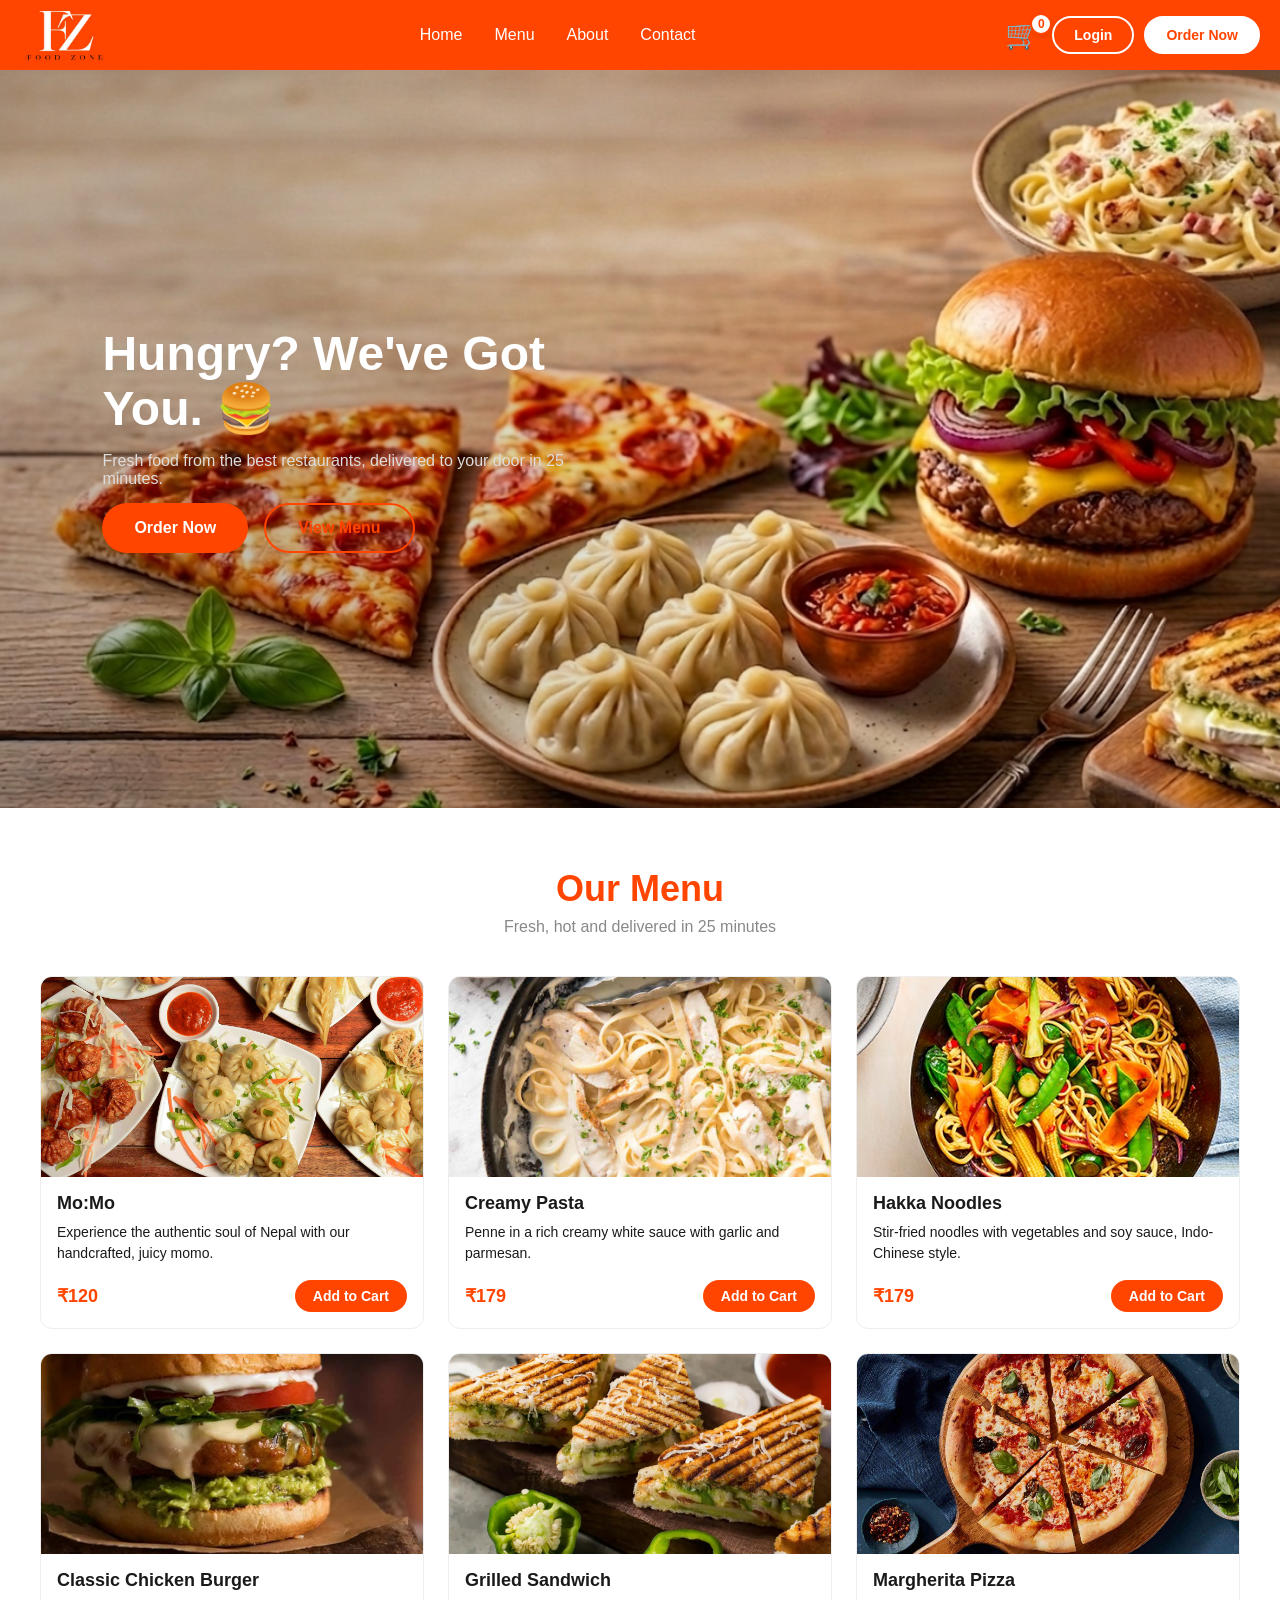
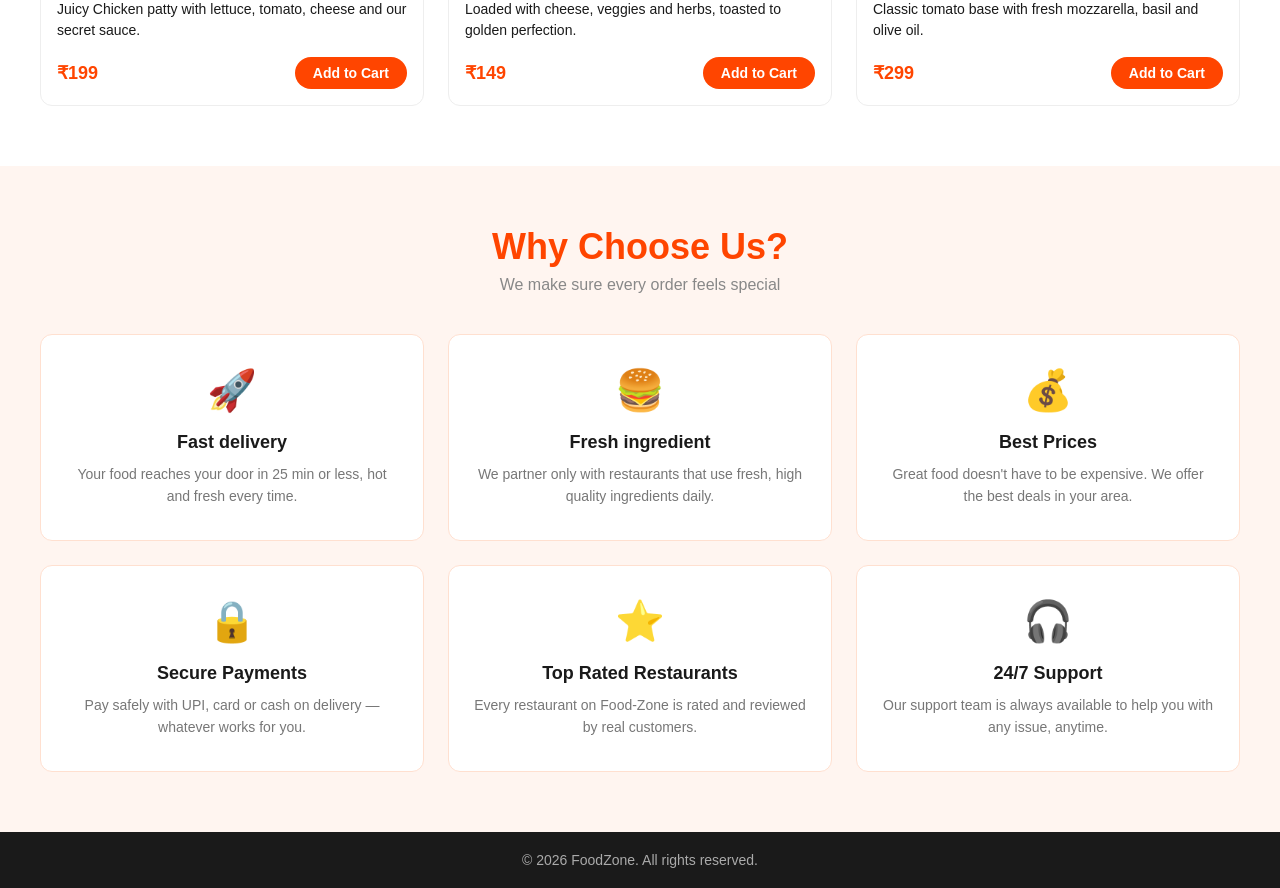
<file: index.html>
<!DOCTYPE html>
<html lang="en">
<head>
  <meta charset="UTF-8">
  <meta name="viewport" content="width=device-width, initial-scale=1.0">
  <title>Food-Zone</title>
  <link rel="stylesheet" href="css/style.css">
</head>
<body>
  <!--NAVBAR-->
  <nav class="navbar">
    <div class="nav-logo">
      <img src="images/Logo.jpeg">
      <!-- <h1 > FOOD-ZONE </h1> -->
    </div>
    <ul class="nav-links">
      <li><a href="#">Home</a></li>
      <li><a href="#">Menu</a></li>
      <li><a href="#">About</a></li>
      <li><a href="#">Contact</a></li>
    </ul>
    <div class="nav-actions">
      
      <!-- Cart icon (always visible) -->
      <div class="nav-cart">
        <span class="cart-icon">🛒</span>
        <span class="cart-count">0</span>
      </div>

      <!--STATE 1: Logged OUT - show Login + Order Now-->
      <div id="nav-logged-out">
        <a href="auth.html" class="nav-login-link">
          <button class="nav-btn nav-btn--outline">Login</button>
        </a>
      <button class="nav-btn nav-btn--solid" onclick="scrollToMenu()">Order Now</button>
    </div>
  
      <!--STATE 2: Logged IN - show Avatar + Name + Logout-->

      <div id="nav-logged-in">
        <div class="nav-user-avatar" id="nav-avatar">👤</div>
        <span class="nav-user-name" id="nav-user-name">Kushal</span>
        <button class="nav-btn nav-btn--outline" onclick="logout()">Logout</button>
      </div>
    </div>  
  </nav>
  <!--END NAVBAR-->

<!-- HeroSection -->
<section class="hero">
  <div class="hero-content">
    <h1>Hungry? We've Got You. &#127828;</h1>
    <p>Fresh food from the best restaurants, delivered to your door in 25 minutes.</p>
    <div class="hero-buttons">
      <button class="btn-primary" onclick="handleOrderNow()">Order Now</button>
      <button class="btn-secondary" onclick="scrollToMenuDirect()">View Menu</button>
    </div>
  </div>
</section>
<!--End Hero-->
<!-- MENU SECTION -->
<section class="menu">
  <div class="menu-header">
    <h2>Our Menu</h2>
    <p>Fresh, hot and delivered in 25 minutes</p>
  </div>

  <div class="menu-grid">

    <div class="card">
      <img src="images/momo.jpeg" alt="MoMo">
      <div class="card-body">
        <h3>Mo:Mo</h3>
        <p>Experience the authentic soul of Nepal with our handcrafted, juicy momo.</p>
        <div class="card-footer">
          <span class="price">₹120</span>
          <button class="card-btn" onclick="handleAddToCart(this)">Add to Cart</button>
        </div>
      </div>
    </div>

    <div class="card">
      <img src="images/Creamy-Pasta.jpg" alt="Noodles">
      <div class="card-body">
        <h3>Creamy Pasta</h3>
        <p>Penne in a rich creamy white sauce with garlic and parmesan.</p>
        <div class="card-footer">
          <span class="price">₹179</span>
          <button class="card-btn" onclick="handleAddToCart(this)">Add to Cart</button>
        </div>
      </div>
    </div>

    <div class="card">
      <img src="images/Hakka-Noodles.jpg" alt="Noodles">
      <div class="card-body">
        <h3>Hakka Noodles</h3>
        <p>Stir-fried noodles with vegetables and soy sauce, Indo-Chinese style.</p>
        <div class="card-footer">
          <span class="price">₹179</span>
          <button class="card-btn" onclick="handleAddToCart(this)">Add to Cart</button>
        </div>
      </div>
    </div>

    <div class="card">
      <img src="images/burger.jpeg" alt="Burger">
      <div class="card-body">
        <h3>Classic Chicken Burger</h3>
        <p>Juicy Chicken patty with lettuce, tomato, cheese and our secret sauce.</p>
        <div class="card-footer">
          <span class="price">₹199</span>
          <button class="card-btn" onclick="handleAddToCart(this)">Add to Cart</button>
        </div>
      </div>
    </div>

    <div class="card">
      <img src="images/sandwich.jpeg" alt="Sandwich">
      <div class="card-body">
        <h3>Grilled Sandwich</h3>
        <p>Loaded with cheese, veggies and herbs, toasted to golden perfection.</p>
        <div class="card-footer">
          <span class="price">₹149</span>
          <button class="card-btn" onclick="handleAddToCart(this)">Add to Cart</button>
        </div>
      </div>
    </div>

    <div class="card">
      <img src="images/pizza.jpeg" alt="Pizza">
      <div class="card-body">
        <h3>Margherita Pizza</h3>
        <p>Classic tomato base with fresh mozzarella, basil and olive oil.</p>
        <div class="card-footer">
          <span class="price">₹299</span>
          <button class="card-btn" onclick="handleAddToCart(this)">Add to Cart</button>
        </div>
      </div>
    </div>
  </div> 
</section>
<!--FEATURES SECTION-->
  <section class="features">
    <div class="features-header">
      <h2>Why Choose Us?</h2>
      <p>We make sure every order feels special</p>
    </div>

    <div class="features-grid">

      <div class="feature-box">
        <div class="feature-icon">🚀</div>
        <h3>Fast delivery</h3>
        <p>Your food reaches your door in 25 min or less, hot and fresh every time.</p>
      </div>

      <div class="feature-box">
        <div class="feature-icon">🍔</div>
        <h3>Fresh ingredient</h3>
        <p>We partner only with restaurants that use fresh, high quality ingredients daily.</p>
      </div>
      
    <div class="feature-box">
      <div class="feature-icon">💰</div>
      <h3>Best Prices</h3>
      <p>Great food doesn't have to be expensive. We offer the best deals in your area.</p>
    </div>

    <div class="feature-box">
      <div class="feature-icon">🔒</div>
      <h3>Secure Payments</h3>
      <p>Pay safely with UPI, card or cash on delivery — whatever works for you.</p>
    </div>

    <div class="feature-box">
      <div class="feature-icon">⭐</div>
      <h3>Top Rated Restaurants</h3>
      <p>Every restaurant on Food-Zone is rated and reviewed by real customers.</p>
    </div>
    
    <div class="feature-box">
      <div class="feature-icon">🎧</div>
      <h3>24/7 Support</h3>
      <p>Our support team is always available to help you with any issue, anytime.</p>
    </div>

    </div>
  </section>
  <footer>
    <p>© 2026 FoodZone. All rights reserved.</p>
  </footer>
  <script src="js/main.js"></script>
</body>
</html>
</file>
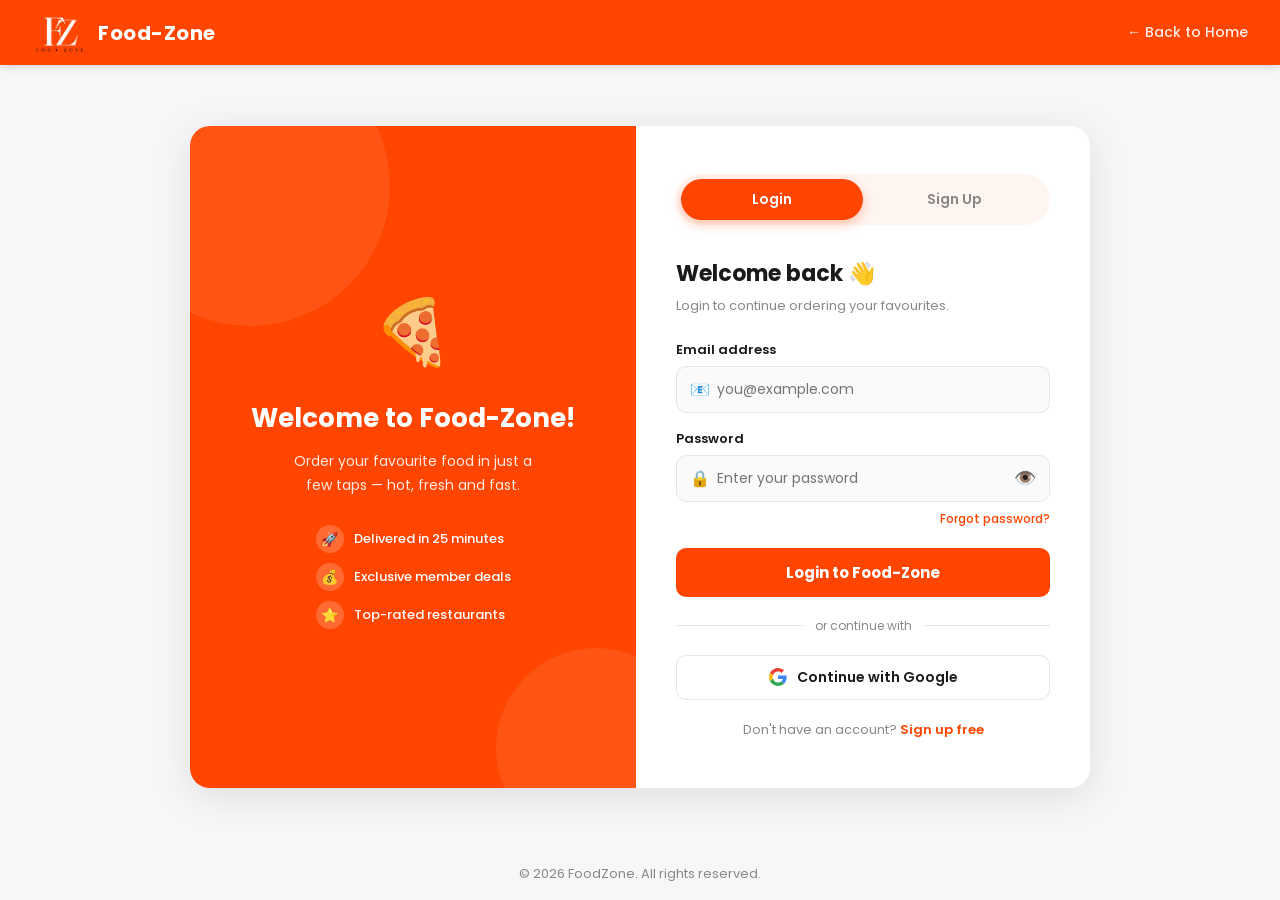
<file: auth.html>
<!DOCTYPE html>
<html lang="en">
<head>
  <meta charset="UTF-8" />
  <meta name="viewport" content="width=device-width, initial-scale=1.0"/>
  <title>Food-Zone | Login</title>
  <link href="https://fonts.googleapis.com/css2?family=Poppins:wght@400;500;600;700&display=swap" rel="stylesheet"/>
  <link rel="stylesheet" href="css/auth.css"/>
</head>
<body>

  <!-- NAVBAR -->
  <nav class="navbar">
    <a href="index.html" class="nav-logo">
      <img src="images/Logo.jpeg" alt="FoodZone Logo"/>
      <span>Food-Zone</span>
    </a>
    <a href="index.html" class="nav-home">← Back to Home</a>
  </nav>

  <!-- MAIN PAGE -->
  <div class="page">
    <div class="auth-card">

      <!-- LEFT PANEL -->
      <div class="auth-left">
        <div class="emoji">🍕</div>
        <h2>Welcome to Food-Zone!</h2>
        <p>Order your favourite food in just a few taps — hot, fresh and fast.</p>
        <div class="left-perks">
          <div class="perk">
            <div class="perk-icon">🚀</div>
            <span>Delivered in 25 minutes</span>
          </div>
          <div class="perk">
            <div class="perk-icon">💰</div>
            <span>Exclusive member deals</span>
          </div>
          <div class="perk">
            <div class="perk-icon">⭐</div>
            <span>Top-rated restaurants</span>
          </div>
        </div>
      </div>

      <!-- RIGHT PANEL -->
      <div class="auth-right">

        <!-- TAB TOGGLE -->
        <div class="tab-toggle">
          <button class="tab-btn active" id="tab-login"  onclick="switchTab('login')">Login</button>
          <button class="tab-btn"        id="tab-signup" onclick="switchTab('signup')">Sign Up</button>
        </div>

        <!-- LOGIN FORM -->
        <div class="form-panel active" id="panel-login">
          <h3>Welcome back 👋</h3>
          <p class="subtitle">Login to continue ordering your favourites.</p>

          <div class="success-banner" id="login-success">
            ✅ Logged in successfully! Redirecting…
          </div>

          <div class="form-group">
            <label for="login-email">Email address</label>
            <div class="input-wrap">
              <span class="icon">📧</span>
              <input type="email" id="login-email" placeholder="you@example.com"/>
            </div>
            <span class="error-msg" id="login-email-err">Please enter a valid email.</span>
          </div>

          <div class="form-group">
            <label for="login-pw">Password</label>
            <div class="input-wrap">
              <span class="icon">🔒</span>
              <input type="password" id="login-pw" placeholder="Enter your password"/>
              <button class="toggle-pw" type="button" onclick="togglePw('login-pw', this)">👁️</button>
            </div>
            <span class="error-msg" id="login-pw-err">Password must be at least 6 characters.</span>
          </div>

          <a href="#" class="forgot">Forgot password?</a>

          <button class="submit-btn" onclick="handleLogin()">Login to Food-Zone</button>

          <div class="divider">or continue with</div>

          <button class="google-btn">
            <svg class="google-icon" viewBox="0 0 48 48" xmlns="http://www.w3.org/2000/svg">
              <path fill="#EA4335" d="M24 9.5c3.54 0 6.71 1.22 9.21 3.6l6.85-6.85C35.9 2.38 30.47 0 24 0 14.62 0 6.51 5.38 2.56 13.22l7.98 6.19C12.43 13.72 17.74 9.5 24 9.5z"/>
              <path fill="#4285F4" d="M46.98 24.55c0-1.57-.15-3.09-.38-4.55H24v9.02h12.94c-.58 2.96-2.26 5.48-4.78 7.18l7.73 6c4.51-4.18 7.09-10.36 7.09-17.65z"/>
              <path fill="#FBBC05" d="M10.53 28.59c-.48-1.45-.76-2.99-.76-4.59s.27-3.14.76-4.59l-7.98-6.19C.92 16.46 0 20.12 0 24c0 3.88.92 7.54 2.56 10.78l7.97-6.19z"/>
              <path fill="#34A853" d="M24 48c6.48 0 11.93-2.13 15.89-5.81l-7.73-6c-2.18 1.48-4.97 2.31-8.16 2.31-6.26 0-11.57-4.22-13.47-9.91l-7.98 6.19C6.51 42.62 14.62 48 24 48z"/>
            </svg>
            Continue with Google
          </button>

          <p class="bottom-link">
            Don't have an account? <a href="#" onclick="switchTab('signup')">Sign up free</a>
          </p>
        </div>

        <!-- SIGNUP FORM -->
        <div class="form-panel" id="panel-signup">
          <h3>Create your account 🎉</h3>
          <p class="subtitle">Join thousands enjoying great food every day.</p>

          <div class="success-banner" id="signup-success">
            ✅ Account created! Please login to continue.
          </div>

          <div class="form-group">
            <label for="signup-name">Full name</label>
            <div class="input-wrap">
              <span class="icon">👤</span>
              <input type="text" id="signup-name" placeholder="Your full name"/>
            </div>
            <span class="error-msg" id="signup-name-err">Name must be at least 2 characters.</span>
          </div>

          <div class="form-group">
            <label for="signup-email">Email address</label>
            <div class="input-wrap">
              <span class="icon">📧</span>
              <input type="email" id="signup-email" placeholder="you@example.com"/>
            </div>
            <span class="error-msg" id="signup-email-err">Please enter a valid email.</span>
          </div>

          <div class="form-group">
            <label for="signup-pw">Password</label>
            <div class="input-wrap">
              <span class="icon">🔒</span>
              <input type="password" id="signup-pw" placeholder="Min. 6 characters"/>
              <button class="toggle-pw" type="button" onclick="togglePw('signup-pw', this)">👁️</button>
            </div>
            <span class="error-msg" id="signup-pw-err">Password must be at least 6 characters.</span>
          </div>

          <div class="form-group">
            <label for="signup-confirm">Confirm password</label>
            <div class="input-wrap">
              <span class="icon">🔒</span>
              <input type="password" id="signup-confirm" placeholder="Re-enter your password"/>
              <button class="toggle-pw" type="button" onclick="togglePw('signup-confirm', this)">👁️</button>
            </div>
            <span class="error-msg" id="signup-confirm-err">Passwords do not match.</span>
          </div>

          <button class="submit-btn" onclick="handleSignup()">Create Account</button>

          <div class="divider">or sign up with</div>

          <button class="google-btn">
            <svg class="google-icon" viewBox="0 0 48 48" xmlns="http://www.w3.org/2000/svg">
              <path fill="#EA4335" d="M24 9.5c3.54 0 6.71 1.22 9.21 3.6l6.85-6.85C35.9 2.38 30.47 0 24 0 14.62 0 6.51 5.38 2.56 13.22l7.98 6.19C12.43 13.72 17.74 9.5 24 9.5z"/>
              <path fill="#4285F4" d="M46.98 24.55c0-1.57-.15-3.09-.38-4.55H24v9.02h12.94c-.58 2.96-2.26 5.48-4.78 7.18l7.73 6c4.51-4.18 7.09-10.36 7.09-17.65z"/>
              <path fill="#FBBC05" d="M10.53 28.59c-.48-1.45-.76-2.99-.76-4.59s.27-3.14.76-4.59l-7.98-6.19C.92 16.46 0 20.12 0 24c0 3.88.92 7.54 2.56 10.78l7.97-6.19z"/>
              <path fill="#34A853" d="M24 48c6.48 0 11.93-2.13 15.89-5.81l-7.73-6c-2.18 1.48-4.97 2.31-8.16 2.31-6.26 0-11.57-4.22-13.47-9.91l-7.98 6.19C6.51 42.62 14.62 48 24 48z"/>
            </svg>
            Continue with Google
          </button>

          <p class="bottom-link">
            Already have an account? <a href="#" onclick="switchTab('login')">Login</a>
          </p>
        </div>

      </div><!-- /auth-right -->
    </div><!-- /auth-card -->
  </div><!-- /page -->

  <footer>© 2026 FoodZone. All rights reserved.</footer>

  <!-- Auth logic — always at bottom of body -->
  <script src="js/auth.js"></script>

</body>
</html>
</file>
<file: css/style.css>
/*-- RESET & BASE--*/
* {
  margin: 0;
  padding: 0;
  box-sizing: border-box;
  font-family: 'Poppins', sans-serif;
}
:root {
  --brand: #ff4500;
  --brand-dark: #e03d00;
  --brand-light: #fff5f0;
}
body {
  background-color: #fff;
  color: #333;
}

/*--NAVBAR--*/
.navbar {
  display: flex;
  justify-content: space-between;
  align-items: center;
  padding: 10px 20px;
  background-color: var(--brand);
  box-shadow: 0 2px 8px rgba(0,0,0,0.15);
  height: 70px;
}
.nav-logo h1 {
  color: #fff;
  font-size: 24px;
  height: 40px;
}
.nav-logo img {
  height: 80px;
  width: 90px;
}
.nav-links {
  list-style: none;
  display: flex;
  gap: 32px;
}
.nav-links a {
  text-decoration: none;
  color: #fff;
  font-size: 16px;
  font-weight: 500;
}
.nav-links a:hover {
  color: #d0fdff;
}

/* ── NAV ACTIONS — wraps cart + buttons ── */
.nav-actions {
  display: flex;
  align-items: center;
  gap: 12px;
}

/* Cart icon */
.nav-cart {
  position: relative;
  display: flex;
  align-items: center;
  cursor: pointer;
}
.cart-icon {
  font-size: 28px;
  line-height: 1;
}
.cart-count {
  position: absolute;
  top: -8px;
  right: -12px;
  background-color: #fff;
  color: var(--brand);
  font-size: 12px;
  font-weight: 700;
  min-width: 22px;
  height: 22px;
  padding: 0 5px;
  border-radius: 50%;
  display: flex;
  align-items: center;
  justify-content: center;
  box-shadow: 0 2px 4px rgba(0,0,0,0.1);
  border: 2px solid var(--brand);
  line-height: 1;
}

/* ── LOGGED OUT state: Login + Order Now ── */
#nav-logged-out {
  display: flex;
  align-items: center;
  gap: 10px;
}
/* Hidden by default — JS shows/hides */
#nav-logged-in {
  display: none;
  align-items: center;
  gap: 10px;
}

/* Shared base for both nav buttons */
.nav-btn {
  padding: 9px 20px;
  border-radius: 25px;
  font-size: 14px;
  font-weight: 700;
  cursor: pointer;
  transition: background-color 0.2s, transform 0.15s, box-shadow 0.2s;
  white-space: nowrap;
}
.nav-btn:hover {
  transform: translateY(-1px);
}

/* Outline style — for Login button */
.nav-btn--outline {
  background-color: transparent;
  color: #fff;
  border: 2px solid #fff;
}
.nav-btn--outline:hover {
  background-color: rgba(255,255,255,0.15);
}

/* Solid style — for Order Now button */
.nav-btn--solid {
  background-color: #fff;
  color: var(--brand);
  border: 2px solid #fff;
}
.nav-btn--solid:hover {
  background-color: var(--brand-light);
  box-shadow: 0 4px 12px rgba(0,0,0,0.15);
}

/* Remove underline from Login anchor */
.nav-login-link {
  text-decoration: none;
}

/* ── LOGGED IN state: avatar + name + logout ── */
.nav-user-avatar {
  width: 34px;
  height: 34px;
  border-radius: 50%;
  background: rgba(255,255,255,0.25);
  color: #fff;
  font-size: 14px;
  font-weight: 700;
  display: flex;
  align-items: center;
  justify-content: center;
  border: 2px solid rgba(255,255,255,0.6);
  flex-shrink: 0;
}
.nav-user-name {
  color: #fff;
  font-size: 14px;
  font-weight: 500;
  white-space: nowrap;
}

/*--Hero Section--*/
.hero {
  min-height: 82vh;
  display: flex;
  align-items: center;
  padding: 0 8%;
  background-image: url("../images/hero-food.png");
  background-size: 110% auto;
  background-position: left center;
  background-repeat: no-repeat;
  background-color: #222;
  position: relative;
  overflow: hidden;
  animation: hero-bg-pan 18s ease-in-out infinite alternate;
}
.hero::before {
  content: "";
  position: absolute;
  inset: 0;
  background: linear-gradient(
    to right,
    rgba(0,0,0,0.35) 18%,
    rgba(0,0,0,0.18) 44%,
    rgba(0,0,0,0) 72%
  );
  z-index: 0;
  opacity: 0.7;
  animation: hero-overlay-fade 18s ease-in-out infinite alternate;
}
.hero::after {
  content: "";
  position: absolute;
  inset: 0;
  pointer-events: none;
  background-image: radial-gradient(circle at top right, rgba(255,255,255,0.08), transparent 28%),
                    radial-gradient(circle at left center, rgba(255,120,0,0.06), transparent 20%);
  mix-blend-mode: screen;
  opacity: 0.45;
  transform: scale(1.05);
  animation: hero-shimmer 18s ease-in-out infinite alternate;
  z-index: 1;
}
.hero-content {
  position: relative;
  z-index: 2;
  color: white;
  max-width: 500px;
}
.hero-content h1 {
  font-size: 48px;
  font-weight: bold;
}
.hero-content p {
  margin: 15px 0;
  color: #ddd;
}
.hero-buttons {
  display: flex;
  gap: 16px;
  flex-wrap: wrap;
}
.btn-primary {
  background-color: var(--brand);
  color: #fff;
  border: none;
  padding: 14px 32px;
  border-radius: 25px;
  font-size: 16px;
  font-weight: 700;
  cursor: pointer;
}
.btn-primary:hover {
  background-color: var(--brand-dark);
}
.btn-secondary {
  background-color: transparent;
  color: var(--brand);
  border: 2px solid var(--brand);
  padding: 14px 32px;
  border-radius: 25px;
  font-size: 16px;
  font-weight: 700;
  cursor: pointer;
  transition: all 0.3s ease;
}
.btn-secondary:hover {
  background-color: var(--brand);
  color: #fff;
}

@keyframes hero-bg-pan {
  from {
    background-position: left center;
  }
  to {
    background-position: 60% center;
  }
}

@keyframes hero-overlay-fade {
  from {
    opacity: 0.75;
  }
  to {
    opacity: 0.9;
  }
}

@keyframes hero-shimmer {
  from {
    transform: scale(1.05);
  }
  to {
    transform: scale(1.08);
  }
}

/* Menu Section */
.menu {
  padding: 60px 40px;
  background-color: #fff;
}
.menu-header {
  text-align: center;
  margin-bottom: 40px;
}
.menu-header h2 {
  font-size: 36px;
  color: #ff4500;
  margin-bottom: 8px;
}
.menu-header p {
  font-size: 16px;
  color: #888;
}
.menu-grid {
  display: grid;
  grid-template-columns: repeat(3, 1fr);
  gap: 24px;
}
.card {
  display: flex;
  flex-direction: column;
  height: 100%;
  border: 1px solid #eee;
  border-radius: 12px;
  overflow: hidden;
  transition: transform 0.2s, box-shadow 0.2s;
}
.card:hover {
  transform: translateY(-6px);
  box-shadow: 0 12px 28px rgba(0,0,0,0.1);
}
.card img {
  width: 100%;
  height: 200px;
  object-fit: cover;
}
.card-body {
  display: flex;
  flex-direction: column;
  flex: 1;
  padding: 16px;
}
.card-body h3 {
  font-size: 18px;
  color: #1a1a1a;
  margin-bottom: 8px;
}
.card-body p {
  flex: 1;
  font-size: 14px;
  color: #1a1a1a;
  line-height: 1.5;
  margin-bottom: 16px;
}
.card-footer {
  display: flex;
  justify-content: space-between;
  align-items: center;
  margin-top: auto;
}
.price {
  font-size: 18px;
  font-weight: 700;
  color: var(--brand);
}
.card-btn {
  background-color: var(--brand);
  color: #fff;
  border: none;
  padding: 8px 18px;
  font-size: 14px;
  font-weight: 600;
  border-radius: 20px;
  cursor: pointer;
  transition: background-color 0.2s;
}
.card-btn:hover {
  background-color: var(--brand-dark);
}

/* Features Section */
.features {
  background-color: var(--brand-light);
  padding: 60px 40px;
}
.features-header {
  text-align: center;
  margin-bottom: 40px;
}
.features-header h2 {
  font-size: 36px;
  color: var(--brand);
  margin-bottom: 8px;
}
.features-header p {
  font-size: 16px;
  color: #888;
}
.features-grid {
  display: grid;
  grid-template-columns: repeat(3, 1fr);
  gap: 24px;
}
.feature-box {
  background-color: #fff;
  border-radius: 12px;
  padding: 32px 24px;
  text-align: center;
  border: 1px solid #ffe0d0;
  transition: transform 0.2s, box-shadow 0.2s;
}
.feature-box:hover {
  transform: translateY(-6px);
  box-shadow: 0px 12px 28px rgba(0,0,0,0.08);
}
.feature-icon {
  font-size: 40px;
  margin-bottom: 18px;
}
.feature-box h3 {
  font-size: 18px;
  color: #1a1a1a;
  margin-bottom: 10px;
  font-weight: 700;
}
.feature-box p {
  font-size: 14px;
  line-height: 1.6;
  color: #777;
}

/* Footer */
footer {
  background-color: #1a1a1a;
  color: #aaa;
  text-align: center;
  padding: 20px;
  font-size: 14px;
}

/* =============================================
   RESPONSIVE
============================================= */
@media (max-width: 1024px) {
  .navbar { padding: 14px 24px; }
  .nav-links { gap: 20px; }
  .hero { padding: 60px 30px; }
  .hero-content h1 { font-size: 38px; }
  .menu { padding: 50px 30px; }
  .menu-grid { grid-template-columns: repeat(2, 1fr); }
  .features { padding: 50px 30px; }
  .features-grid { grid-template-columns: repeat(2, 1fr); }
}

@media (max-width: 768px) {
  .navbar { padding: 14px 20px; }
  .nav-links { display: none; }
  .nav-user-name { display: none; } /* hide "Hey, name!" on mobile, keep avatar */
  .nav-btn { padding: 8px 14px; font-size: 13px; }
  .nav-logo h1 { font-size: 20px; }
  .hero { padding: 50px 20px; min-height: auto; }
  .hero-content h1 { font-size: 30px; }
  .hero-content p { font-size: 15px; }
  .hero-buttons { flex-direction: column; gap: 12px; }
  .btn-primary, .btn-secondary { width: 100%; text-align: center; }
  .menu { padding: 40px 20px; }
  .menu-header h2 { font-size: 26px; }
  .menu-grid { grid-template-columns: 1fr; }
  .features { padding: 40px 20px; }
  .features-header h2 { font-size: 26px; }
  .features-grid { grid-template-columns: 1fr; }
  .cart-icon { font-size: 24px; }
  .cart-count { min-width: 20px; height: 20px; font-size: 11px; top: -6px; right: -10px; }
}

@media (max-width: 480px) {
  .hero-content h1 { font-size: 24px; }
  .hero-content p { font-size: 14px; }
  .card img { height: 160px; }
  .card-body h3 { font-size: 16px; }
  .feature-icon { font-size: 32px; }
  .feature-box { padding: 24px 16px; }
  .feature-box h3 { font-size: 16px; }
}
</file>
<file: css/auth.css>
/* ============================================================
   auth.css  —  Styles for auth.html (Login & Sign Up page)
   FoodZone project | css/auth.css
============================================================ */

/* ── RESET & BASE ── */
*, *::before, *::after {
  margin: 0;
  padding: 0;
  box-sizing: border-box;
  font-family: 'Poppins', sans-serif;
}

:root {
  --brand:       #ff4500;
  --brand-dark:  #e03d00;
  --brand-light: #fff5f0;
  --text:        #1a1a1a;
  --muted:       #888;
  --border:      #e5e5e5;
  --error:       #e53935;
  --success:     #43a047;
}

body {
  min-height: 100vh;
  background-color: #f7f7f7;
  display: flex;
  flex-direction: column;
}

/* ── NAVBAR ── */
.navbar {
  display: flex;
  align-items: center;
  justify-content: space-between;
  padding: 0 32px;
  height: 65px;
  background-color: var(--brand);
  box-shadow: 0 2px 8px rgba(0, 0, 0, 0.15);
}

.nav-logo {
  display: flex;
  align-items: center;
  gap: 10px;
  text-decoration: none;
}

.nav-logo img {
  height: 50px;
  width: 56px;
  object-fit: cover;
  border-radius: 8px;
}

.nav-logo span {
  font-size: 20px;
  font-weight: 700;
  color: #fff;
  letter-spacing: 0.5px;
}

.nav-home {
  color: #fff;
  font-size: 14px;
  font-weight: 500;
  text-decoration: none;
  opacity: 0.9;
  transition: opacity 0.2s;
}

.nav-home:hover {
  opacity: 1;
}

/* ── PAGE WRAPPER ── */
.page {
  flex: 1;
  display: flex;
  align-items: center;
  justify-content: center;
  padding: 40px 16px;
}

/* ── AUTH CARD ── */
.auth-card {
  background: #fff;
  border-radius: 20px;
  box-shadow: 0 8px 40px rgba(0, 0, 0, 0.10);
  overflow: hidden;
  width: 100%;
  max-width: 900px;
  display: flex;
  min-height: 560px;
}

/* ── LEFT PANEL ── */
.auth-left {
  flex: 1;
  background: var(--brand);
  display: flex;
  flex-direction: column;
  align-items: center;
  justify-content: center;
  padding: 48px 36px;
  color: #fff;
  text-align: center;
  position: relative;
  overflow: hidden;
}

/* Decorative background circles */
.auth-left::before,
.auth-left::after {
  content: '';
  position: absolute;
  border-radius: 50%;
  background: rgba(255, 255, 255, 0.08);
}
.auth-left::before {
  width: 280px;
  height: 280px;
  top: -80px;
  left: -80px;
}
.auth-left::after {
  width: 200px;
  height: 200px;
  bottom: -60px;
  right: -60px;
}

.auth-left .emoji {
  font-size: 64px;
  margin-bottom: 20px;
  position: relative;
  z-index: 1;
}

.auth-left h2 {
  font-size: 26px;
  font-weight: 700;
  margin-bottom: 12px;
  position: relative;
  z-index: 1;
}

.auth-left p {
  font-size: 14px;
  line-height: 1.7;
  opacity: 0.88;
  max-width: 240px;
  position: relative;
  z-index: 1;
}

.left-perks {
  margin-top: 28px;
  display: flex;
  flex-direction: column;
  gap: 10px;
  align-items: flex-start;
  position: relative;
  z-index: 1;
}

.perk {
  display: flex;
  align-items: center;
  gap: 10px;
  font-size: 13px;
  font-weight: 500;
}

.perk-icon {
  background: rgba(255, 255, 255, 0.2);
  border-radius: 50%;
  width: 28px;
  height: 28px;
  display: flex;
  align-items: center;
  justify-content: center;
  font-size: 14px;
  flex-shrink: 0;
}

/* ── RIGHT PANEL ── */
.auth-right {
  flex: 1;
  padding: 48px 40px;
  display: flex;
  flex-direction: column;
  justify-content: center;
}

/* ── TAB TOGGLE ── */
.tab-toggle {
  display: flex;
  background: var(--brand-light);
  border-radius: 30px;
  padding: 5px;
  margin-bottom: 32px;
}

.tab-btn {
  flex: 1;
  border: none;
  background: transparent;
  padding: 10px 0;
  border-radius: 25px;
  font-size: 14px;
  font-weight: 600;
  color: var(--muted);
  cursor: pointer;
  transition: background 0.25s, color 0.25s, box-shadow 0.25s;
}

.tab-btn.active {
  background: var(--brand);
  color: #fff;
  box-shadow: 0 4px 12px rgba(255, 69, 0, 0.30);
}

/* ── FORM PANELS ── */
.form-panel {
  display: none;
}
.form-panel.active {
  display: block;
}

.form-panel h3 {
  font-size: 22px;
  font-weight: 700;
  color: var(--text);
  margin-bottom: 6px;
}

.form-panel .subtitle {
  font-size: 13px;
  color: var(--muted);
  margin-bottom: 24px;
}

/* ── FORM GROUPS ── */
.form-group {
  margin-bottom: 16px;
}

.form-group label {
  display: block;
  font-size: 13px;
  font-weight: 600;
  color: var(--text);
  margin-bottom: 6px;
}

.input-wrap {
  position: relative;
  display: flex;
  align-items: center;
}

.input-wrap .icon {
  position: absolute;
  left: 14px;
  font-size: 16px;
  pointer-events: none;
}

.input-wrap input {
  width: 100%;
  padding: 12px 14px 12px 40px;
  border: 1.5px solid var(--border);
  border-radius: 10px;
  font-size: 14px;
  color: var(--text);
  background: #fafafa;
  outline: none;
  transition: border-color 0.2s, box-shadow 0.2s, background 0.2s;
}

.input-wrap input:focus {
  border-color: var(--brand);
  background: #fff;
  box-shadow: 0 0 0 3px rgba(255, 69, 0, 0.10);
}

.input-wrap input.error-input {
  border-color: var(--error);
}

/* Show/hide password toggle */
.toggle-pw {
  position: absolute;
  right: 14px;
  background: none;
  border: none;
  font-size: 18px;
  cursor: pointer;
  color: var(--muted);
  line-height: 1;
}

/* Error messages */
.error-msg {
  font-size: 12px;
  color: var(--error);
  margin-top: 5px;
  display: none;
}
.error-msg.show {
  display: block;
}

/* Forgot password link */
.forgot {
  display: block;
  text-align: right;
  font-size: 12px;
  color: var(--brand);
  text-decoration: none;
  margin-top: -8px;
  margin-bottom: 20px;
  font-weight: 500;
}
.forgot:hover {
  text-decoration: underline;
}

/* ── SUBMIT BUTTON ── */
.submit-btn {
  width: 100%;
  padding: 13px;
  background: var(--brand);
  color: #fff;
  border: none;
  border-radius: 10px;
  font-size: 15px;
  font-weight: 700;
  cursor: pointer;
  transition: background 0.2s, transform 0.15s, box-shadow 0.2s;
}
.submit-btn:hover {
  background: var(--brand-dark);
  transform: translateY(-2px);
  box-shadow: 0 6px 18px rgba(255, 69, 0, 0.35);
}
.submit-btn:active {
  transform: translateY(0);
}

/* ── DIVIDER ── */
.divider {
  display: flex;
  align-items: center;
  gap: 12px;
  margin: 20px 0;
  color: var(--muted);
  font-size: 12px;
}
.divider::before,
.divider::after {
  content: '';
  flex: 1;
  height: 1px;
  background: var(--border);
}

/* ── GOOGLE BUTTON ── */
.google-btn {
  width: 100%;
  padding: 11px;
  border: 1.5px solid var(--border);
  border-radius: 10px;
  background: #fff;
  font-size: 14px;
  font-weight: 600;
  color: var(--text);
  cursor: pointer;
  display: flex;
  align-items: center;
  justify-content: center;
  gap: 10px;
  transition: border-color 0.2s, box-shadow 0.2s;
}
.google-btn:hover {
  border-color: #aaa;
  box-shadow: 0 2px 10px rgba(0, 0, 0, 0.08);
}
.google-icon {
  width: 18px;
  height: 18px;
}

/* ── BOTTOM LINK ── */
.bottom-link {
  text-align: center;
  font-size: 13px;
  color: var(--muted);
  margin-top: 20px;
}
.bottom-link a {
  color: var(--brand);
  font-weight: 600;
  text-decoration: none;
}
.bottom-link a:hover {
  text-decoration: underline;
}

/* ── SUCCESS BANNER ── */
.success-banner {
  background: #e8f5e9;
  border: 1px solid #a5d6a7;
  color: var(--success);
  border-radius: 10px;
  padding: 12px 16px;
  font-size: 13px;
  font-weight: 500;
  margin-bottom: 16px;
  display: none;
  align-items: center;
  gap: 8px;
}
.success-banner.show {
  display: flex;
}

/* ── FOOTER ── */
footer {
  text-align: center;
  padding: 16px;
  font-size: 13px;
  color: var(--muted);
}

/* ── RESPONSIVE ── */
@media (max-width: 720px) {
  .auth-left  { display: none; }
  .auth-right { padding: 36px 24px; }
}

@media (max-width: 480px) {
  .auth-right     { padding: 28px 18px; }
  .form-panel h3  { font-size: 19px; }
}
</file>
